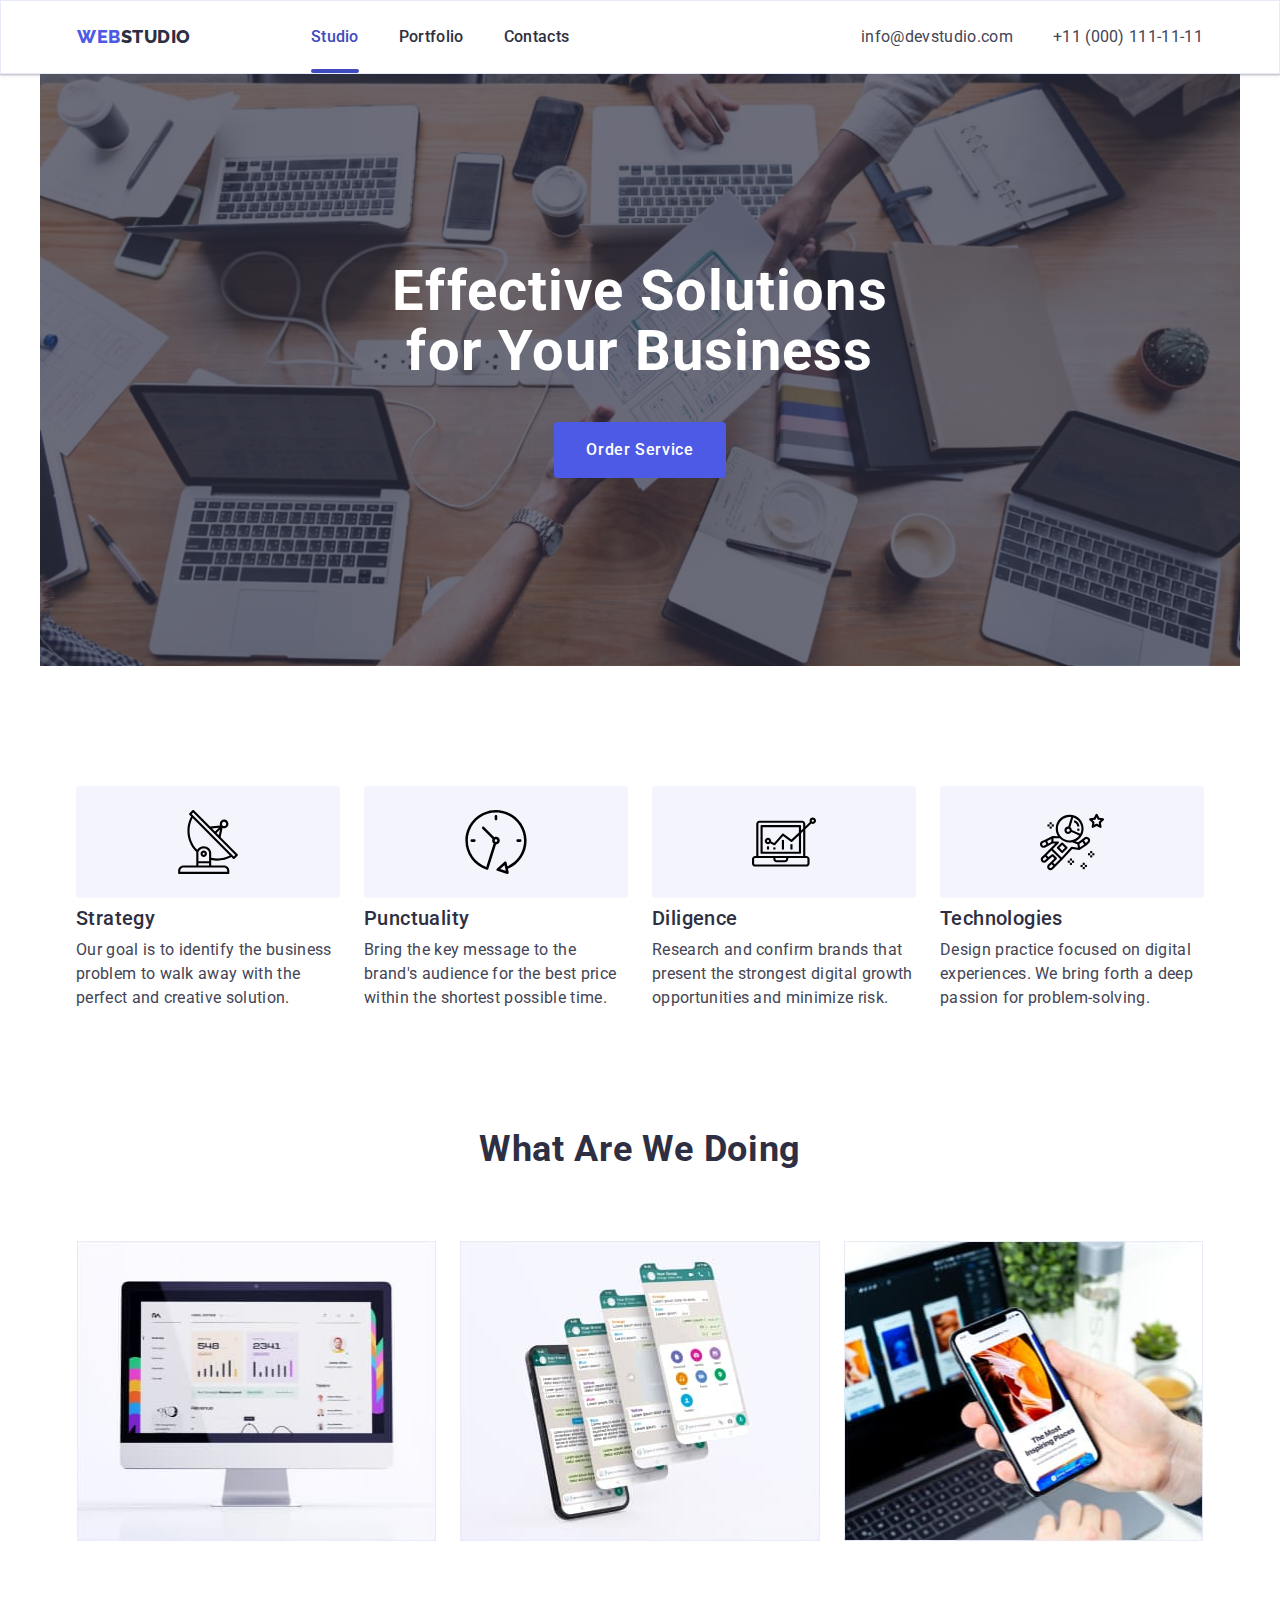
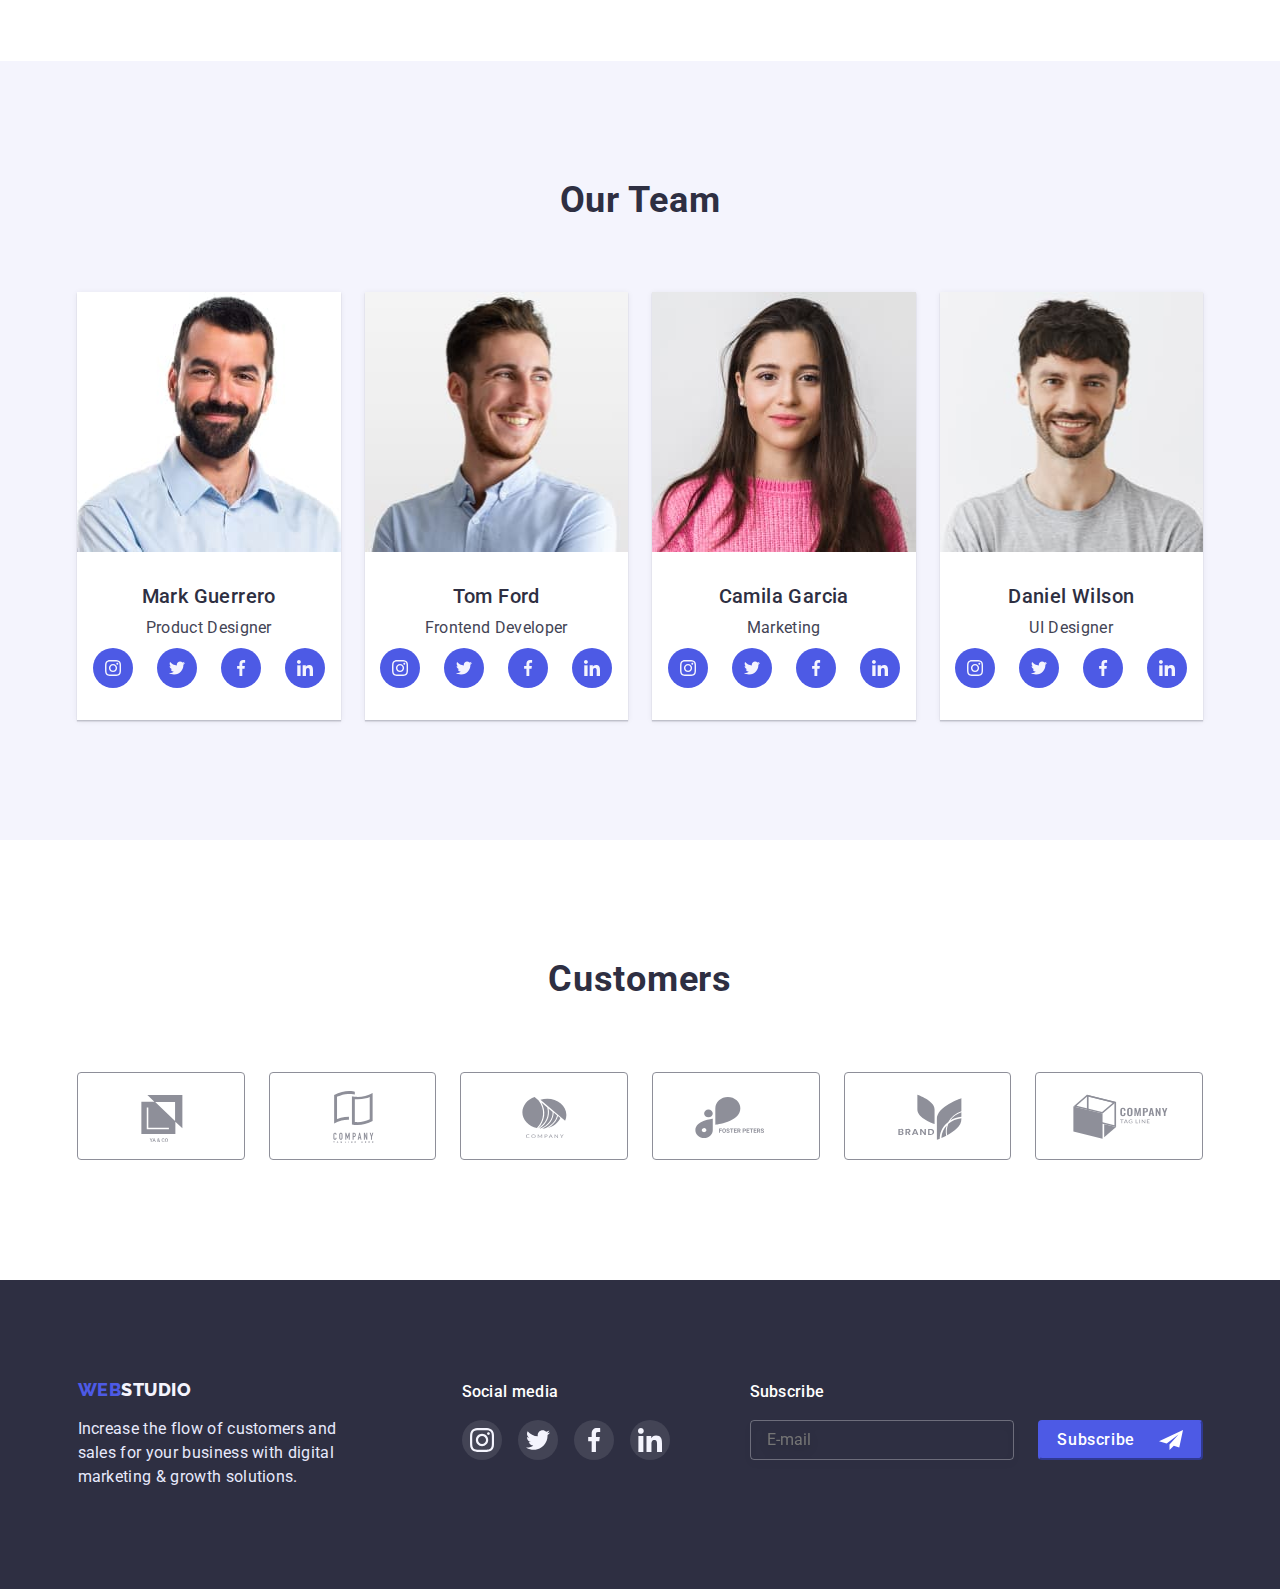
<file: index.html>
<!DOCTYPE html>
<html lang="en">
  <head>
    <meta charset="UTF-8" />
    <meta http-equiv="X-UA-Compatible" content="IE=edge" />
    <meta name="viewport" content="width=device-width, initial-scale=1.0" />
    <title>Document</title>
    <link rel="preconnect" href="https://fonts.googleapis.com" />
    <link rel="preconnect" href="https://fonts.gstatic.com" crossorigin />
    <link
      href="https://fonts.googleapis.com/css2?family=Raleway:wght@800&family=Roboto:wght@400;500;700;900&display=swap"
      rel="stylesheet"/>
    
    <link rel="stylesheet" href="https://cdnjs.cloudflare.com/ajax/libs/modern-normalize/1.1.0/modern-normalize.min.css">
    <link rel="stylesheet" href="./css/styles.css" />
    <link rel="stylesheet" href="./css/mobile.css">
    <link rel="stylesheet" href="./css/tablet.css">
    <link rel="stylesheet" href="./css/dextop.css">
  </head>
  <body>
    <!-- header  -->
    <header class="page-header">
      <div class="container header-container">
        <nav class="page-nav">
          <a href="./index.html" class="link logo">
            Web<spn class="logo-type">Studio</spn></a>
          <ul class="list menu">
            <li class="menu-item">
              <a href="./index.html" class="link menu-link menu-link-active" >Studio</a>
            </li>
            <li class="menu-item">
              <a href="./portfolio.html" class="link menu-link">Portfolio</a>
            </li>
            <li class="menu-item">
              <a href="" class="link menu-link">Contacts</a>
            </li>
          </ul>
        </nav>
        <button type="button" class="mobile-menu-open js-open-menu" >
<svg width="32" height="22" class="header-icon-burger">
  <use href="./images/sprite.svg#icon-burger"></use>

</svg>
        </button>
        <address class="address-container-header">
          <ul class="list address-container">
            <li class="phone-number">
              <a href="mailto:info@devstudio.com" class="link info"
                >info@devstudio.com</a
              >
            </li>
            <li>
              <a href="tel:+110001111111" class="link info"
                >+11 (000) 111-11-11</a
              >
            </li>
          </ul>
        </address>
      </div>
      <!-- mobile -->
      <div class="mobile-menu js-menu-container" >
        <div class="container mobile-menu-conteiner">
        <button type="button" class="clouse-menu-btn js-close-menu" >
          <svg width="8" height="8">
            <use href="./images/sprite.svg#icon-close"></use>
          </svg>
        </button>
        <ul class="list menu-mobile">
          <li class="menu-item-mobile">
            <a href="./index.html" class="link menu-link-mobile menu-link-active">Studio</a>
          </li>
          <li class="menu-item-mobile">
            <a href="./portfolio.html" class="link menu-link-mobile">Portfolio</a>
          </li>
          <li class="menu-item-mobile">
            <a href="" class="link menu-link-mobile ">Contacts</a>
          </li>
        </ul>
        <address>
          <ul class="list address-container">
            
            <li>
              <a href="tel:+110001111111" class="link phone-number">+11 (000) 111-11-11</a>
            </li>
            <li >
              <a href="mailto:info@devstudio.com" class="link mobile-info">info@devstudio.com</a>
            </li>
          </ul>
        </address>
        <ul class="menu-social-list list">
          <li class="menu-social-list-item">
            <a href="" class="menu-social-list-link">
              <svg class="menu-social-list-icon" width="16" height="16">
                <use href="./images/sprite.svg#instagram"></use>
              </svg></a>
          </li>
          <li class="menu-social-list-item">
            <a href="" class="menu-social-list-link">
              <svg class="menu-social-list-icon" width="16" height="16">
                <use href="./images/sprite.svg#twitter"></use>
              </svg></a>
          </li>
          <li class="menu-social-list-item">
            <a href="" class="menu-social-list-link">
              <svg class="menu-social-list-icon" width="16" height="16">
                <use href="./images/sprite.svg#facebook"></use>
              </svg></a>
          </li>
          <li class="menu-social-list-item">
            <a href="" class="menu-social-list-link">
              <svg class="menu-social-list-icon" width="16" height="16">
                <use href="./images/sprite.svg#linkedin"></use>
              </svg></a>
          </li>
        </ul>
      </div>
      </div>
    </header>
    <!-- main  -->
    <main>
      <!-- hero -->
      <section class="hero">
        <div class="container"><h1 class="hero-text">Effective Solutions for Your Business</h1>
        <button type="button" class="hero-btn" data-modal-open>Order Service</button></div>
         
      </section>
      <!-- feature  -->
      <section >
        <div class="container"><h2 class="visually-hidden">our feature</h2>

        <ul class="list feature-container">
          <li class="feature-list">
            <div class="feature-list-link">
              <svg class="feature-list-icon" width="64" height="64">
                <use href="./images/sprite.svg#icon-antenna"></use>
              </svg>
            </div>
            <h3 class="secondary-text feature-text">Strategy</h3>
            <p class="subtitle-text feature-subtitle">
              Our goal is to identify the business problem to walk away with the
              perfect and creative solution.
            </p>
          </li>
          <li class="feature-list">
            <div class="feature-list-link">
              <svg class="feature-list-icon" width="64" height="64">
                <use href="./images/sprite.svg#icon-clock"></use>
              </svg>
            </div>
            <h3 class="secondary-text feature-text">Punctuality</h3>
            <p class="subtitle-text feature-subtitle">
              Bring the key message to the brand's audience for the best price
              within the shortest possible time.
            </p>
          </li>
          <li class="feature-list">
            <div class="feature-list-link">
              <svg class="feature-list-icon" width="64" height="64">
                <use href="./images/sprite.svg#icon-diagram"></use>
              </svg>
            </div>
            <h3 class="secondary-text feature-text">Diligence</h3>
            <p class="subtitle-text feature-subtitle">
              Research and confirm brands that present the strongest digital
              growth opportunities and minimize risk.
            </p>
          </li>
          <li class="feature-list">
            <div class="feature-list-link">
              <svg class="feature-list-icon" width="64" height="64">
                <use href="./images/sprite.svg#icon-astronaut"></use>
              </svg>
            </div>
            <h3 class="secondary-text feature-text">Technologies</h3>
            <p class="subtitle-text feature-subtitle">
              Design practice focused on digital experiences. We bring forth a
              deep passion for problem-solving.
            </p>
          </li>
        </ul></div>
       
      </section>
      <!-- What are we doing -->
      <section class="work-contanier">
        <div class="container "><h2 class="primary-text work-header">What are we doing</h2>
        <ul class="list work-list">
          <li class="work-cards">
            <img srcset="./images/our-works/rectangle.jpg 1x, ./images/our-works/rectangle@2.jpg 2x"
             src="./images/our-works/rectangle.jpg" alt="laptop" width="360" height="300" />
          </li>
          <li class="work-cards">
            <img srcset="./images/our-works/rectangle1.jpg 1x, ./images/our-works/rectangle1@2.jpg 2x"
             src="./images/our-works/rectangle1.jpg" alt="application" width="360" height="300" />
          </li>
          <li class="work-cards">
            <img srcset="./images/our-works/rectangle2.jpg 1x, ./images/our-works/rectangle2@2.jpg 2x"
             src="./images/our-works/rectangle2.jpg" alt="mobile" width="360" height="300" />
          </li>
        </ul></div>
     
      </section>
      <!-- Our Team -->
      <section class="team-container">
        <div class="container"><h2 class="primary-text">Our Team</h2>
        <ul class="list team-list">
          <li class="team-cards" >
            <img srcset="./images/emploeers/mark-guerro.jpg 1x, ./images/emploeers/mark@2.jpg 2x"
             src="./images/emploeers/mark-guerro.jpg" alt="Designer" width="264" />
            <div class="team-cards-text"><h3 class="secondary-text team-title">Mark Guerrero</h3>
            <p class="subtitle-text">Product Designer</p>
          <ul class="social-list list">
            <li class="social-list-item">
              <a href=""class="social-list-link">
                <svg class="social-list-icon" width="16" height="16">
                  <use href="./images/sprite.svg#instagram"></use></svg></a></li>
            <li class="social-list-item">
              <a href=""class="social-list-link">
                <svg class="social-list-icon" width="16" height="16">
                  <use href="./images/sprite.svg#twitter"></use></svg></a></li>
            <li class="social-list-item">
              <a href=""class="social-list-link">
                <svg class="social-list-icon" width="16" height="16">
                  <use href="./images/sprite.svg#facebook"></use></svg></a></li>
            <li class="social-list-item">
              <a href=""class="social-list-link">
                <svg class="social-list-icon" width="16" height="16">
                  <use href="./images/sprite.svg#linkedin"></use></svg></a></li>
          </ul></div>
          </li>
          <li class="team-cards" >
            <img srcset="./images/emploeers/tom-ford.jpg 1x, ./images/emploeers/tom@2.jpg 2x"
            src="./images/emploeers/tom-ford.jpg" alt="Developer" width="264" />
            <div class="team-cards-text"><h3 class="secondary-text team-title">Tom Ford</h3>
            <p class="subtitle-text">Frontend Developer</p>
          <ul class="social-list list">
            <li class="social-list-item">
              <a href="" class="social-list-link">
                <svg class="social-list-icon" width="16" height="16">
                  <use href="./images/sprite.svg#instagram"></use>
                </svg></a>
            </li>
            <li class="social-list-item">
              <a href="" class="social-list-link">
                <svg class="social-list-icon" width="16" height="16">
                  <use href="./images/sprite.svg#twitter"></use>
                </svg></a>
            </li>
            <li class="social-list-item">
              <a href="" class="social-list-link">
                <svg class="social-list-icon" width="16" height="16">
                  <use href="./images/sprite.svg#facebook"></use>
                </svg></a>
            </li>
            <li class="social-list-item">
              <a href="" class="social-list-link">
                <svg class="social-list-icon" width="16" height="16">
                  <use href="./images/sprite.svg#linkedin"></use>
                </svg></a>
            </li>
          </ul></div>
          </li>
          <li class="team-cards" >
            <img srcset="./images/emploeers/camila-garcia.jpg 1x, ./images/emploeers/camila@2.jpg 2x"
             src="./images/emploeers/camila-garcia.jpg" alt="Marketing" width="264" />
            <div class="team-cards-text"><h3 class="secondary-text team-title">Camila Garcia</h3>
            <p class="subtitle-text">Marketing</p>
          <ul class="social-list list">
            <li class="social-list-item">
              <a href="" class="social-list-link">
                <svg class="social-list-icon" width="16" height="16">
                  <use href="./images/sprite.svg#instagram"></use>
                </svg></a>
            </li>
            <li class="social-list-item">
              <a href="" class="social-list-link">
                <svg class="social-list-icon" width="16" height="16">
                  <use href="./images/sprite.svg#twitter"></use>
                </svg></a>
            </li>
            <li class="social-list-item">
              <a href="" class="social-list-link">
                <svg class="social-list-icon" width="16" height="16">
                  <use href="./images/sprite.svg#facebook"></use>
                </svg></a>
            </li>
            <li class="social-list-item">
              <a href="" class="social-list-link">
                <svg class="social-list-icon" width="16" height="16">
                  <use href="./images/sprite.svg#linkedin"></use>
                </svg></a>
            </li>
          </ul></div>
          </li>
          <li class="team-cards" >
            <img srcset="./images/emploeers/daniel-wilson.jpg 1x, ./images/emploeers/daniel@2.jpg 2x"
            src="./images/emploeers/daniel-wilson.jpg" alt="Designer" width="264" />
            <div class="team-cards-text"><h3 class="secondary-text team-title">Daniel Wilson</h3>
            <p class="subtitle-text">UI Designer</p>
          <ul class="social-list list">
            <li class="social-list-item">
              <a href="" class="social-list-link">
                <svg class="social-list-icon" width="16" height="16">
                  <use href="./images/sprite.svg#instagram"></use>
                </svg></a>
            </li>
            <li class="social-list-item">
              <a href="" class="social-list-link">
                <svg class="social-list-icon" width="16" height="16">
                  <use href="./images/sprite.svg#twitter"></use>
                </svg></a>
            </li>
            <li class="social-list-item">
              <a href="" class="social-list-link">
                <svg class="social-list-icon" width="16" height="16">
                  <use href="./images/sprite.svg#facebook"></use>
                </svg></a>
            </li>
            <li class="social-list-item">
              <a href="" class="social-list-link">
                <svg class="social-list-icon" width="16" height="16">
                  <use href="./images/sprite.svg#linkedin"></use>
                </svg></a>
            </li>
          </ul></div>
          </li>
        </ul></div>
      </section>
      <!-- customers -->
      <section class="customers-conteiner">
        <div class="container">
        <h2 class="customers-title">Customers</h2>
        <ul class="customers-list list">
          <li class="customers-list-item">
            <a href="" class="customers-list-link">
              <svg class="customers-list-icon" width="104" height="56">
                <use href="./images/sprite.svg#icon-logo"></use></svg></a></li>
          <li class="customers-list-item">
            <a href="" class="customers-list-link">
              <svg class="customers-list-icon" width="104" height="56">
                <use href="./images/sprite.svg#icon-logo-1"></use></svg></a></li>
          <li class="customers-list-item">
            <a href="" class="customers-list-link">
              <svg class="customers-list-icon" width="104" height="56">
                <use href="./images/sprite.svg#icon-logo-2"></use></svg></a></li>
          <li class="customers-list-item">
            <a href="" class="customers-list-link">
              <svg class="customers-list-icon" width="104" height="56">
                <use href="./images/sprite.svg#icon-logo-3"></use></svg></a></li>
          <li class="customers-list-item">
            <a href="" class="customers-list-link">
              <svg class="customers-list-icon" width="104" height="56">
                <use href="./images/sprite.svg#icon-logo-4"></use></svg></a></li>
          <li class="customers-list-item">
            <a href="" class="customers-list-link">
              <svg class="customers-list-icon" width="104" height="56">
                <use href="./images/sprite.svg#icon-logo-5"></use></svg></a></li>
        </ul>
        </div>
      </section>
    </main>
    <!-- footer  -->
    <footer class="footer-container">
     <div class="container footer-flex-container">
       <div class="footer-container-logo"><a href="./index.html" class="link footer-btn">
        Web<span class="footer-btn-studio">Studio</span></a>
      <p class="footer-text">
        Increase the flow of customers and sales for your business with digital
        marketing & growth solutions.
      </p></div>
      <div class="social-media-container">
      <p class="footer-title">Social media</p>
      <ul class="footer-list list">
        <li class="footer-list-item">
          <a href="" class="footer-list-link">
            <svg class="footer-list-icon" width="24" height="24">
              <use href="./images/sprite.svg#instagram"></use>
            </svg>
          </a>
        </li>
        <li class="footer-list-item">
          <a href="" class="footer-list-link">
            <svg class="footer-list-icon"width="24" height="24">
              <use href="./images/sprite.svg#twitter" ></use>
            </svg>
          </a>
        </li>
        <li class="footer-list-item">
          <a href="" class="footer-list-link">
            <svg class="footer-list-icon"width="24" height="24">
              <use href="./images/sprite.svg#facebook" ></use>
            </svg>
          </a>
        </li>
        <li class="footer-list-item">
          <a href="" class="footer-list-link">
            <svg class="footer-list-icon"width="24" height="24">
              <use href="./images/sprite.svg#linkedin" ></use>
            </svg>
          </a>
        </li>
      </ul>
      </div><div class="subscribe-container">
       <p class="footer-title">Subscribe</p>
        <form class="subscribe-form-container">
          <input type="email" class="footer-subscribe-input"
          name="subscribe" placeholder="E-mail">
          <button class="footer-subscribe-btn">Subscribe
            <svg class="subscribe-icon" width="24" height="24">
              <use href="./images/sprite.svg#icon-subscribe"></use>
            </svg>
          </button>
        </form>
      </div>
     </div >
    </footer>
    <!-- modal-windows -->
    <div class="backdrop is-hidden" data-modal>
    <div class="modal">
      <button type="button" class="clouse-modal-btn" data-modal-close>
        <svg class="icon-close" width="8" height="8">
          <use href="./images/sprite.svg#icon-close"></use>
        </svg>
      </button>
      <form class="modal-form">
        <p class="modal-title ">Leave your contacts and we will call you back</p>
        
          <div class="modal-form-field">
            <label for="name" class="modal-form-label-descr">Name</label>
            <div class="modal-wrap-icon">
            <input type="text" id="name" name="user_name" class="modal-form-input" required pattern="^[a-zA-Z]+$" minlength="2" >
            <svg width="12" height="12" class="modal-form-input-icon">
              <use href="./images/sprite.svg#icon-name"></use>
            </svg>
        </div>
   
      <label for="phone" class="modal-form-label-descr">Phone</label>
      <div class="modal-wrap-icon">
      <input type="tel" id="phone" name="user_phone" class="modal-form-input" required
        pattern="[0-9]{3}-[0-9]{3}-[0-9]{2}-[0-9]{2}"><svg width="13" height="13" class="modal-form-input-icon">
        <use href="./images/sprite.svg#icon-phone"></use>
      </svg></div>
       
        <label for="mail" class="modal-form-label-descr">Email</label>
        <div class="modal-wrap-icon">
        <input id="mail" type="email" name="user_email" class="modal-form-input" >
        <svg width="15" height="12" class="modal-form-input-icon">
          <use href="./images/sprite.svg#icon-email"></use>
        </svg></div>
        <label for="comment" class="modal-form-label-descr">Comment</label>
        <textarea name="" 
        id="comment" 
        placeholder="Text input" class="modal-form-message"></textarea></в>

        <input id="user-policy" type="checkbox" name="user-policy" class="modal-form-check visually-hidden">
        <label for="user-policy" class="modal-form-check-descr">I accept the terms and conditions of the&nbsp; <a href="" class="modal-privat-href">Privacy
            Policy</a></label>
            <button class="modal-form-submit"><span class="modal-btn-text">Send</span></button>

      </form>
    </div>
    </div>
    <script src="./js/modal.js"></script>
<script src="./js/mobile-menu.js"></script>
  </body>
</html>
</file>
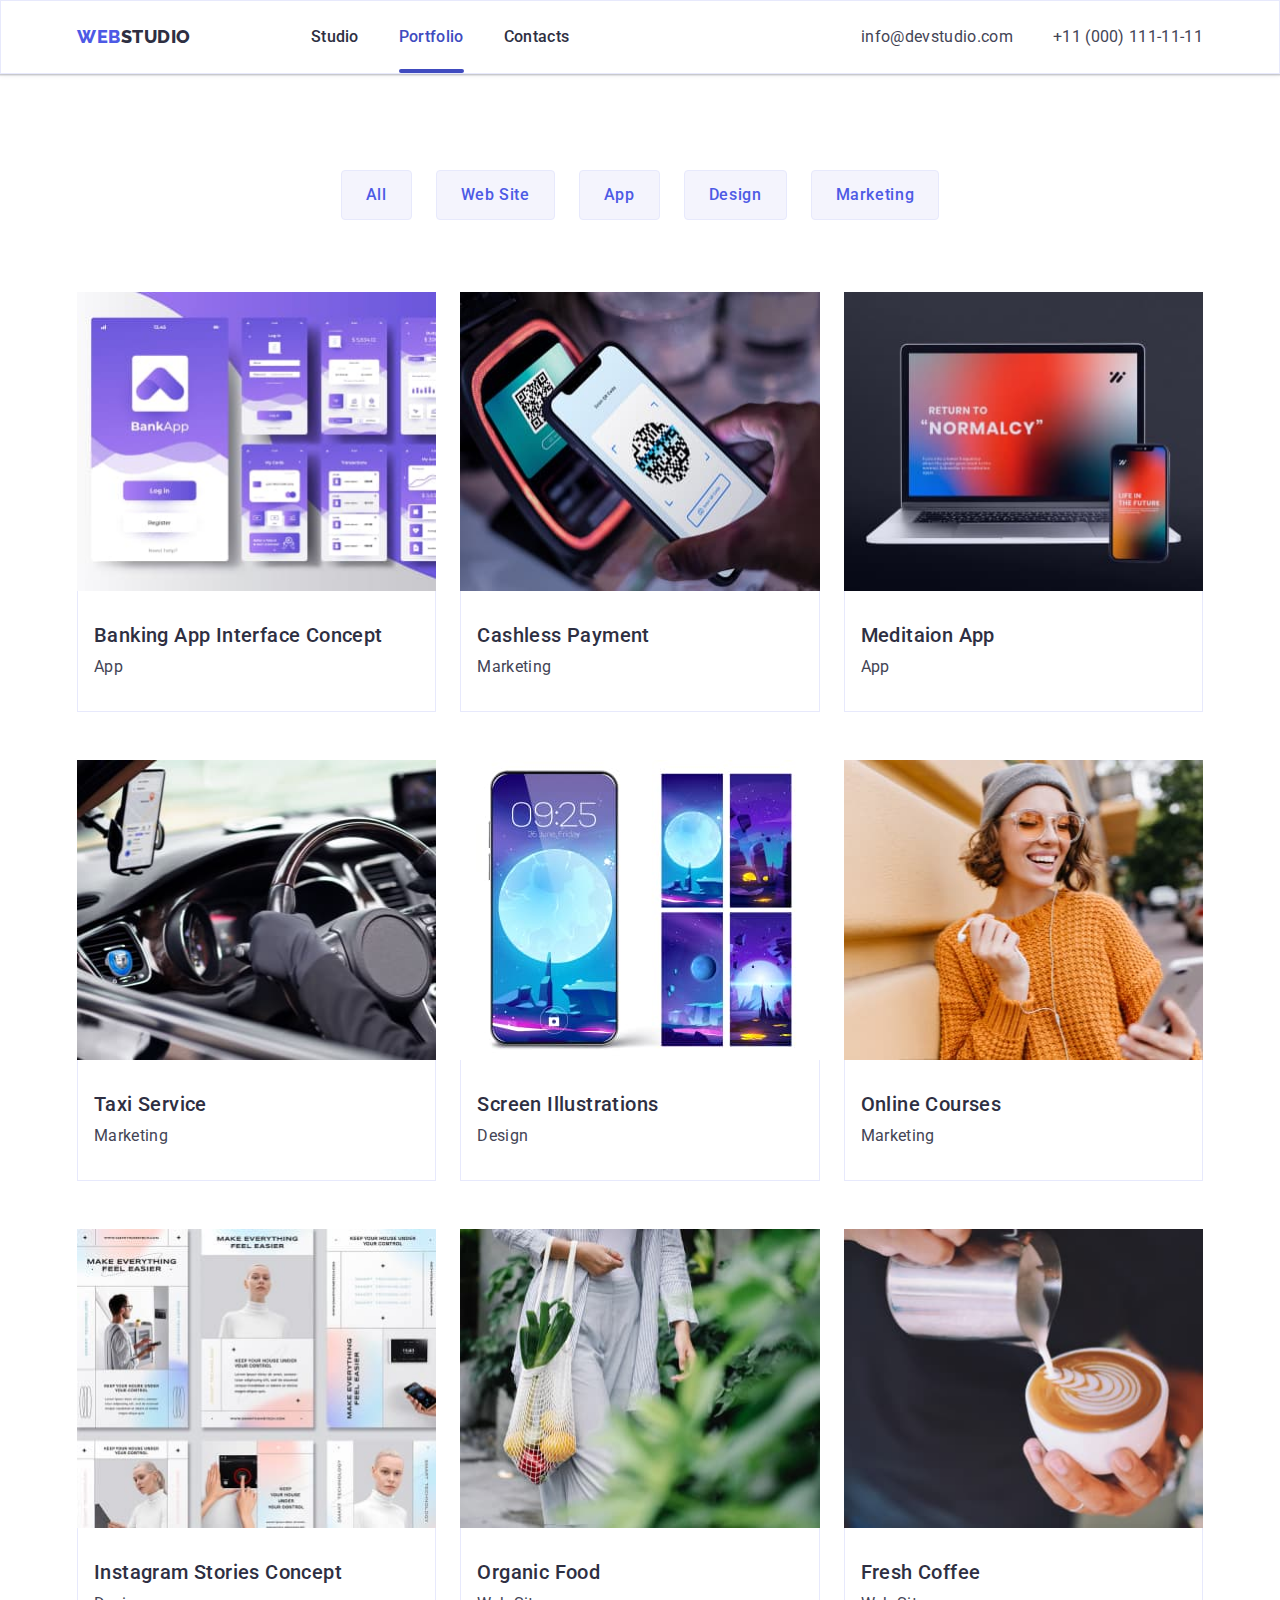
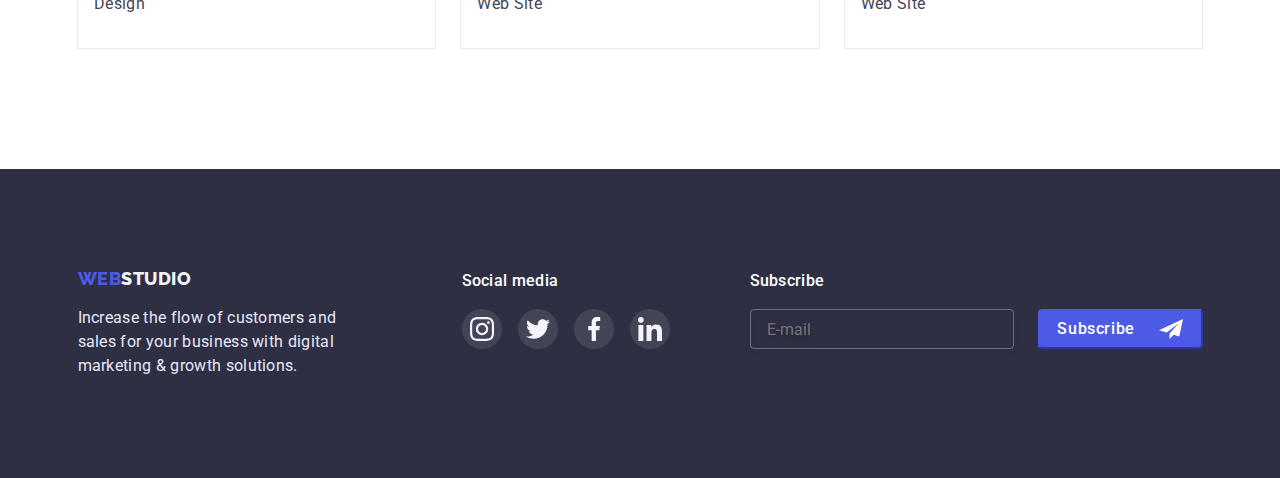
<file: portfolio.html>
<!DOCTYPE html>
<html lang="en">

<head>
  <meta charset="UTF-8" />
  <meta http-equiv="X-UA-Compatible" content="IE=edge" />
  <meta name="viewport" content="width=device-width, initial-scale=1.0" />
  <title>Document</title>
  <link rel="preconnect" href="https://fonts.googleapis.com" />
  <link rel="preconnect" href="https://fonts.gstatic.com" crossorigin />
  <link href="https://fonts.googleapis.com/css2?family=Raleway:wght@800&family=Roboto:wght@400;500;700;900&display=swap"
    rel="stylesheet" />
  <link rel="stylesheet" href="https://cdnjs.cloudflare.com/ajax/libs/modern-normalize/1.1.0/modern-normalize.min.css">
  <link rel="stylesheet" href="./css/styles.css" />
    <link rel="stylesheet" href="./css/mobile.css">
    <link rel="stylesheet" href="./css/tablet.css">
    <link rel="stylesheet" href="./css/dextop.css">
</head>

<body>
  <!-- header  -->
  <header class="page-header">
    <div class="container header-container">
      <nav class="page-nav">
        <a href="./index.html" class="link logo">
          Web<spn class="logo-type">Studio</spn></a>
        <ul class="list menu">
          <li class="menu-item">
            <a href="./index.html" class="link menu-link ">Studio</a>
          </li>
          <li class="menu-item">
            <a href="./portfolio.html" class="link menu-link menu-link-active">Portfolio</a>
          </li>
          <li class="menu-item">
            <a href="" class="link menu-link">Contacts</a>
          </li>
        </ul>
      </nav>
      <button type="button" class="mobile-menu-open js-open-menu">
        <svg width="32" height="22" class="header-icon-burger">
          <use href="./images/sprite.svg#icon-burger"></use>
  
        </svg>
      </button>
      <address class="address-container-header">
        <ul class="list address-container">
          <li class="phone-number">
            <a href="mailto:info@devstudio.com" class="link info">info@devstudio.com</a>
          </li>
          <li>
            <a href="tel:+110001111111" class="link info">+11 (000) 111-11-11</a>
          </li>
        </ul>
      </address>
    </div>
    <!-- mobile -->
    <div class="mobile-menu js-menu-container">
      <div class="container mobile-menu-conteiner">
        <button type="button" class="clouse-menu-btn js-close-menu">
          <svg width="8" height="8">
            <use href="./images/sprite.svg#icon-close"></use>
          </svg>
        </button>
        <ul class="list menu-mobile">
          <li class="menu-item-mobile">
            <a href="./index.html" class="link menu-link-mobile ">Studio</a>
          </li>
          <li class="menu-item-mobile">
            <a href="./portfolio.html" class="link menu-link-mobile menu-link-active">Portfolio</a>
          </li>
          <li class="menu-item-mobile">
            <a href="" class="link menu-link-mobile ">Contacts</a>
          </li>
        </ul>
        <address>
          <ul class="list address-container">
  
            <li>
              <a href="tel:+110001111111" class="link phone-number">+11 (000) 111-11-11</a>
            </li>
            <li>
              <a href="mailto:info@devstudio.com" class="link mobile-info">info@devstudio.com</a>
            </li>
          </ul>
        </address>
        <ul class="menu-social-list list">
          <li class="menu-social-list-item">
            <a href="" class="menu-social-list-link">
              <svg class="menu-social-list-icon" width="16" height="16">
                <use href="./images/sprite.svg#instagram"></use>
              </svg></a>
          </li>
          <li class="menu-social-list-item">
            <a href="" class="menu-social-list-link">
              <svg class="menu-social-list-icon" width="16" height="16">
                <use href="./images/sprite.svg#twitter"></use>
              </svg></a>
          </li>
          <li class="menu-social-list-item">
            <a href="" class="menu-social-list-link">
              <svg class="menu-social-list-icon" width="16" height="16">
                <use href="./images/sprite.svg#facebook"></use>
              </svg></a>
          </li>
          <li class="menu-social-list-item">
            <a href="" class="menu-social-list-link">
              <svg class="menu-social-list-icon" width="16" height="16">
                <use href="./images/sprite.svg#linkedin"></use>
              </svg></a>
          </li>
        </ul>
      </div>
    </div>
  </header>
    <!-- main  -->
    <main>
      <section class="potfolio-container">
        <div class="container">
          <h1 class="visually-hidden">portfolio</h1>
          <ul class="list btn-container">
            <li><button type="button" class="filter-btn">All</button></li>
            <li><button type="button" class="filter-btn">Web Site</button></li>
            <li><button type="button" class="filter-btn">App</button></li>
            <li><button type="button" class="filter-btn">Design</button></li>
            <li><button type="button" class="filter-btn">Marketing</button></li>
          </ul>
          <ul class="list portfolio-photo-container">
            <li class="portfolio-photo-cards">
              <a href="" class="link portfolio-hover-link">
               <div class="potfolio-list-overlay">
                <picture>
                  <source srcset="./images/portfolio/dextop1.jpg 1x, ./images/portfolio/dextop1@2.jpg 2x"  
                  media="(min-width: 1200px)">
                  <source srcset="./images/portfolio/tablet/tablet1.jpg 1x, ./images/portfolio/tablet/tablet1@2.jpg 2x" 
                  media="(min-width: 768px)">
                  <source srcset="./images/portfolio/mobile/mobile2.jpg 1x, ./images/portfolio/mobile/mobile2@2.jpg 2x" 
                  media="(max-width: 767px)">
              
                  <img
                    src="./images/portfolio/dextop1.jpg"
                    alt="bank"
                    width="360"
                    height="300" /></picture>
                  <p class="overlay">14 Stylish and User-Friendly App Design Concepts · Task Manager App · Calorie Tracker App · Exotic Fruit Ecommerce App · Cloud Storage App</p>
               </div>
                <div class="portfolio-text-cards"><h2 class="secondary-text portfolio-title">Banking App Interface Concept</h2>
                <p class="subtitle-text">App</p></div>
              </a>
            </li>
            <li class="portfolio-photo-cards">
              <a href="" class="link portfolio-hover-link">
                <div class="potfolio-list-overlay">
                <picture>
                  <source srcset="./images/portfolio/dextop2.jpg 1x, ./images/portfolio/dextop2@2.jpg 2x" media="(min-width: 1200px)">
                  <source srcset="./images/portfolio/tablet/tablet2.jpg 1x, ./images/portfolio/tablet/tablet2@2.jpg 2x"
                    media="(min-width: 768px)">
                  <source srcset="./images/portfolio/mobile/mobile3.jpg 1x, ./images/portfolio/mobile/mobile3@2.jpg 2x"
                    media="(max-width: 767px)">
                
                  <img src="./images/portfolio/dextop2.jpg" alt="bank" width="360" height="300" />
                </picture><p class="overlay">14 Stylish and User-Friendly App Design Concepts · Task Manager App · Calorie Tracker App · Exotic
                  Fruit Ecommerce App · Cloud Storage App</p>
                </div>
                <div class="portfolio-text-cards"><h2 class="secondary-text portfolio-title">Cashless Payment</h2>
                <p class="subtitle-text">Marketing</p></div>
              </a>
            </li>
            <li class="portfolio-photo-cards">
              <a href="" class="link portfolio-hover-link">
                <div class="potfolio-list-overlay">
                  <picture>
                    <source srcset="./images/portfolio/dextop3.jpg 1x, ./images/portfolio/dextop3@2.jpg 2x" media="(min-width: 1200px)">
                    <source srcset="./images/portfolio/tablet/tablet3.jpg 1x, ./images/portfolio/tablet/tablet3@2.jpg 2x"
                      media="(min-width: 768px)">
                    <source srcset="./images/portfolio/mobile/mobile4.jpg 1x, ./images/portfolio/mobile/mobile4@2.jpg 2x"
                      media="(max-width: 767px)">
                  
                    <img src="./images/portfolio/dextop3.jpg" alt="bank" width="360" height="300" />
                  </picture>
                <p class="overlay">14 Stylish and User-Friendly App Design Concepts · Task Manager App · Calorie Tracker App · Exotic
                  Fruit Ecommerce App · Cloud Storage App</p>
                </div>
                <div class="portfolio-text-cards"><h2 class="secondary-text portfolio-title">Meditaion App</h2>
                <p class="subtitle-text">App</p></div>
              </a>
            </li>
            <li class="portfolio-photo-cards">
              <a href="" class="link portfolio-hover-link">
                <div class="potfolio-list-overlay">
                <picture>
                  <source srcset="./images/portfolio/dextop4.jpg 1x, ./images/portfolio/dextop4@2.jpg 2x" media="(min-width: 1200px)">
                  <source srcset="./images/portfolio/tablet/tablet4.jpg 1x, ./images/portfolio/tablet/tablet4@2.jpg 2x"
                    media="(min-width: 768px)">
                  <source srcset="./images/portfolio/mobile/mobile5.jpg 1x, ./images/portfolio/mobile/mobile5@2.jpg 2x"
                    media="(max-width: 767px)">
                
                  <img src="./images/portfolio/dextop4.jpg" alt="bank" width="360" height="300" />
                </picture>
                <p class="overlay">14 Stylish and User-Friendly App Design Concepts · Task Manager App · Calorie Tracker App · Exotic
                  Fruit Ecommerce App · Cloud Storage App</p>
                </div>
                <div class="portfolio-text-cards"><h2 class="secondary-text portfolio-title">Taxi Service</h2>
                <p class="subtitle-text">Marketing</p></div>
              </a>
            </li>
            <li class="portfolio-photo-cards">
              <a href="" class="link portfolio-hover-link">
                <div class="potfolio-list-overlay">
              <picture>
                <source srcset="./images/portfolio/dextop5.jpg 1x, ./images/portfolio/dextop5@2.jpg 2x" media="(min-width: 1200px)">
                <source srcset="./images/portfolio/tablet/tablet5.jpg 1x, ./images/portfolio/tablet/tablet5@2.jpg 2x"
                  media="(min-width: 768px)">
                <source srcset="./images/portfolio/mobile/mobile6.jpg 1x, ./images/portfolio/mobile/mobile6@2.jpg 2x"
                  media="(max-width: 767px)">
              
                <img src="./images/portfolio/dextop5.jpg" alt="bank" width="360" height="300" />
              </picture>
                <p class="overlay">14 Stylish and User-Friendly App Design Concepts · Task Manager App · Calorie Tracker App · Exotic
                  Fruit Ecommerce App · Cloud Storage App</p>
                </div>
                <div class="portfolio-text-cards"><h2 class="secondary-text portfolio-title">Screen Illustrations</h2>
                <p class="subtitle-text">Design</p></div>
              </a>
            </li>
            <li class="portfolio-photo-cards">
              <a href="" class="link portfolio-hover-link">
                <div class="potfolio-list-overlay">
                <picture>
                  <source srcset="./images/portfolio/dextop6.jpg 1x, ./images/portfolio/dextop6@2.jpg 2x" media="(min-width: 1200px)">
                  <source srcset="./images/portfolio/tablet/tablet6.jpg 1x, ./images/portfolio/tablet/tablet6@2.jpg 2x"
                    media="(min-width: 768px)">
                  <source srcset="./images/portfolio/mobile/mobile7.jpg 1x, ./images/portfolio/mobile/mobile7@2.jpg 2x"
                    media="(max-width: 767px)">
                
                  <img src="./images/portfolio/dextop6.jpg" alt="bank" width="360" height="300" />
                </picture>
                <p class="overlay">14 Stylish and User-Friendly App Design Concepts · Task Manager App · Calorie Tracker App · Exotic
                  Fruit Ecommerce App · Cloud Storage App</p>
                </div>
                <div class="portfolio-text-cards"><h2 class="secondary-text portfolio-title">Online Courses</h2>
                <p class="subtitle-text">Marketing</p></div>
              </a>
            </li>
            <li class="portfolio-photo-cards">
              <a href="" class="link portfolio-hover-link">
                <div class="potfolio-list-overlay">
                <picture>
                  <source srcset="./images/portfolio/dextop7.jpg 1x, ./images/portfolio/dextop7@2.jpg 2x" media="(min-width: 1200px)">
                  <source srcset="./images/portfolio/tablet/tablet7.jpg 1x, ./images/portfolio/tablet/tablet7@2.jpg 2x"
                    media="(min-width: 768px)">
                  <source srcset="./images/portfolio/mobile/mobile8.jpg 1x, ./images/portfolio/mobile/mobile8@2.jpg 2x"
                    media="(max-width: 767px)">
                
                  <img src="./images/portfolio/dextop7.jpg" alt="bank" width="360" height="300" />
                </picture><p class="overlay">14 Stylish and User-Friendly App Design Concepts · Task Manager App · Calorie Tracker App · Exotic
                  Fruit Ecommerce App · Cloud Storage App</p>
                </div>
                <div class="portfolio-text-cards"><h2 class="secondary-text portfolio-title">Instagram Stories Concept</h2>
                <p class="subtitle-text">Design</p></div>
              </a>
            </li>
            <li class="portfolio-photo-cards">
              <a href="" class="link portfolio-hover-link">
                <div class="potfolio-list-overlay">
                  <picture>
                    <source srcset="./images/portfolio/dextop8.jpg 1x, ./images/portfolio/dextop8@2.jpg 2x" media="(min-width: 1200px)">
                    <source srcset="./images/portfolio/tablet/tablet8.jpg 1x, ./images/portfolio/tablet/tablet8@2.jpg 2x"
                      media="(min-width: 768px)">
                    <source srcset="./images/portfolio/mobile/mobile9.jpg 1x, ./images/portfolio/mobile/mobile9@2.jpg 2x"
                      media="(max-width: 767px)">
                  
                    <img src="./images/portfolio/dextop8.jpg" alt="bank" width="360" height="300" />
                  </picture><p class="overlay">14 Stylish and User-Friendly App Design Concepts · Task Manager App · Calorie Tracker App · Exotic
                  Fruit Ecommerce App · Cloud Storage App</p>
                </div>
                <div class="portfolio-text-cards"><h2 class="secondary-text portfolio-title">Organic Food</h2>
                <p class="subtitle-text">Web Site</p></div>
              </a>
            </li>
            <li class="portfolio-photo-cards">
              <a href="" class="link portfolio-hover-link">
                <div class="potfolio-list-overlay">
                <picture>
                  <source srcset="./images/portfolio/dextop9.jpg 1x, ./images/portfolio/dextop9@2.jpg 2x" media="(min-width: 1200px)">
                  <source srcset="./images/portfolio/tablet/tablet9.jpg 1x, ./images/portfolio/tablet/tablet9@2.jpg 2x"
                    media="(min-width: 768px)">
                  <source srcset="./images/portfolio/mobile/mobile10.jpg 1x, ./images/portfolio/mobile/mobile10@2.jpg 2x"
                    media="(max-width: 767px)">
                
                  <img src="./images/portfolio/dextop9.jpg" alt="bank" width="360" height="300" />
                </picture><p class="overlay">14 Stylish and User-Friendly App Design Concepts · Task Manager App · Calorie Tracker App · Exotic
                  Fruit Ecommerce App · Cloud Storage App</p>
                </div>
                <div class="portfolio-text-cards"><h2 class="secondary-text portfolio-title">Fresh Coffee</h2>
                <p class="subtitle-text">Web Site</p></div>
              </a>
            </li>
          </ul>
        </div>
      </section>
    </main>
    <!-- footer  -->
<footer class="footer-container">
  <div class="container footer-flex-container">
    <div class="footer-container-logo"><a href="./index.html" class="link footer-btn">
        Web<span class="footer-btn-studio">Studio</span></a>
      <p class="footer-text">
        Increase the flow of customers and sales for your business with digital
        marketing & growth solutions.
      </p>
    </div>
    <div class="social-media-container">
      <p class="footer-title">Social media</p>
      <ul class="footer-list list">
        <li class="footer-list-item">
          <a href="" class="footer-list-link">
            <svg class="footer-list-icon" width="24" height="24">
              <use href="./images/sprite.svg#instagram"></use>
            </svg>
          </a>
        </li>
        <li class="footer-list-item">
          <a href="" class="footer-list-link">
            <svg class="footer-list-icon" width="24" height="24">
              <use href="./images/sprite.svg#twitter"></use>
            </svg>
          </a>
        </li>
        <li class="footer-list-item">
          <a href="" class="footer-list-link">
            <svg class="footer-list-icon" width="24" height="24">
              <use href="./images/sprite.svg#facebook"></use>
            </svg>
          </a>
        </li>
        <li class="footer-list-item">
          <a href="" class="footer-list-link">
            <svg class="footer-list-icon" width="24" height="24">
              <use href="./images/sprite.svg#linkedin"></use>
            </svg>
          </a>
        </li>
      </ul>
    </div>
    <div class="subscribe-container">
      <p class="footer-title">Subscribe</p>
      <form class="subscribe-form-container">
        <input type="email" class="footer-subscribe-input" name="subscribe" placeholder="E-mail">
        <button class="footer-subscribe-btn">Subscribe
          <svg class="subscribe-icon" width="24" height="24">
            <use href="./images/sprite.svg#icon-subscribe"></use>
          </svg>
        </button>
      </form>
    </div>
  </div>
</footer>
<script src="./js/mobile-menu.js"></script>
    </body>
    
    </html>
</file>
<file: css/styles.css>
.list {
  list-style: none;
}
.link {
  text-decoration: none;
}
section {
  padding-bottom: 96px;
  padding-top: 96px;
}
body {
  font-family: 'Roboto', sans-serif;
  color: var(--primary-text);
}
:root {
  --cloud-light-background: #f4f4fd;
  --cornflower-accent-color: #e7e9fc;
  --light-slate-subtle: #8e8f99;
  --green-succsses-color: #31d0aa;
  --iris-brand-color: #4d5ae5;
  --primary-text: #2e2f42;
  --text-color-slate: #434455;
  --hover-ocean: #404bbf;
  --white: #ffffff;
}
button {
  cursor: pointer;
}
h1,
h2,
h3,
h4,
p {
  margin-top: 0;
  margin-bottom: 0;
}
ul,
ol {
  margin-top: 0;
  margin-bottom: 0;
  padding-left: 0;
}
img {
  display: block;
  width: 100%;
  height: auto;
}
.visually-hidden {
  position: absolute;
  white-space: nowrap;
  width: 1px;
  height: 1px;
  overflow: hidden;
  border: 0;
  padding: 0;
  clip: rect(0 0 0 0);
  clip-path: inset(50%);
  margin: -1px;
}
.primary-text {
  font-weight: 700;
  font-size: 36px;
  line-height: 1.1;
  letter-spacing: 0.02em;
  margin-bottom: 72px;
  text-align: center;
}
.secondary-text {
  font-weight: 500;
  font-size: 20px;
  line-height: 1.2;
  letter-spacing: 0.02em;
  color: var(--primary-text);
}
.subtitle-text {
  font-size: 16px;
  line-height: 1.5;
  letter-spacing: 0.02em;

  color: var(--text-color-slate);
}
/* ======header========== */
.logo {
  font-family: 'Raleway';
  font-weight: 800;
  font-size: 18px;
  line-height: 1.3;
  letter-spacing: 0.03em;
  text-transform: uppercase;
  color: var(--iris-brand-color);
}
.logo-type {
  color: var(--primary-text);
}
.header-container {
  display: flex;
  align-items: center;
  justify-content: space-between;
}
.menu-link:hover,
.menu-link:focus {
  color: var(--hover-ocean);
}
.page-header {
  padding-top: 24px;
  padding-bottom: 24px;
  border: 1px solid #e7e9fc;
  box-shadow: 0px 2px 1px rgba(46, 47, 66, 0.08),
    0px 1px 1px rgba(46, 47, 66, 0.16), 0px 1px 6px rgba(46, 47, 66, 0.08);
}
/* ========hero========= */
.hero {
  background-color: var(--primary-text);
  text-align: center;
  background-repeat: no-repeat;
  background-position: center;
  background-size: cover;
  margin-left: auto;
  margin-right: auto;
}

.hero-text {
  font-weight: 700;
  letter-spacing: 0.02em;
  color: var(--white);
  margin-left: auto;
  margin-right: auto;
}
.hero-btn {
  background: var(--iris-brand-color);
  font-family: inherit;
  font-weight: 500;
  font-size: 16px;
  line-height: 1.5;
  letter-spacing: 0.04em;
  color: var(--white);
  border-radius: 4px;
  border: transparent;
  padding-top: 16px;
  padding-bottom: 16px;
  padding-right: 32px;
  padding-left: 32px;
  transition: background-color 250ms cubic-bezier(0.4, 0, 0.2, 1);
}
.hero-btn:hover,
.hero-btn:focus {
  background-color: var(--hover-ocean);
  color: var(--white);
}

/* features */
.feature-subtitle {
  font-weight: 500;
  font-size: 16px;
  line-height: 1.5;
  letter-spacing: 0.02em;
}

/* =======team========= */
.team-container {
  background-color: var(--cloud-light-background);
}

.team-cards {
  max-width: 264px;
  background-color: var(--white);
  box-shadow: 0px 1px 6px rgba(46, 47, 66, 0.08),
    0px 1px 1px rgba(46, 47, 66, 0.16), 0px 2px 1px rgba(46, 47, 66, 0.08);
}
.team-cards-text {
  padding-bottom: 32px;
  padding-top: 32px;
  text-align: center;
}
.team-title {
  margin-bottom: 8px;
}
.social-list-link {
  display: flex;
  justify-content: center;
  align-items: center;
  width: 40px;
  height: 40px;
  border-radius: 50%;
  background-color: var(--iris-brand-color);
  transition: background-color 250ms cubic-bezier(0.4, 0, 0.2, 1);
}
.social-list {
  display: flex;
  justify-content: center;
  gap: 24px;
  margin-top: 8px;
}
.social-list-icon {
  fill: var(--cloud-light-background);
}
.social-list-link:hover,
.social-list-link:focus {
  background-color: var(--hover-ocean);
}
/* ===========customers============= */
.customers-title {
  font-weight: 700;
  font-size: 36px;
  line-height: 1.11;
  text-align: center;
  letter-spacing: 0.02em;
  text-transform: capitalize;
  color: var(--primary-text);
  margin-bottom: 72px;
}
.customers-list {
  display: flex;
  justify-content: center;
}

.customers-list-link {
  display: flex;
  justify-content: center;
  align-items: center;
  height: 88px;

  border: 1px solid var(--light-slate-subtle);
  border-radius: 4px;
  transition: border-color 250ms cubic-bezier(0.4, 0, 0.2, 1);
}

.customers-list-icon {
  fill: var(--light-slate-subtle);
  transition: fill 250ms cubic-bezier(0.4, 0, 0.2, 1);
}
.customers-list-link:hover,
.customers-list-link:focus {
  border: 1px solid var(--hover-ocean);
  border-radius: 4px;
}
.customers-list-link:hover .customers-list-icon {
  fill: var(--hover-ocean);
}
/* ===========footer============= */
.footer-container {
  background-color: var(--primary-text);
  padding-top: 96px;
  padding-bottom: 96px;
}
.footer-flex-container {
  display: flex;
  align-items: center;
}
.footer-btn-studio {
  color: var(--cloud-light-background);
}

.footer-text {
  width: 264px;
  font-size: 16px;
  line-height: 1.5;
  letter-spacing: 0.02em;
  color: var(--cornflower-accent-color);
  margin-top: 16px;
}
.footer-btn {
  font-family: 'Raleway';
  font-weight: 800;
  font-size: 18px;
  line-height: 1.16;
  letter-spacing: 0.03em;
  text-transform: uppercase;
  color: var(--iris-brand-color);
}
.footer-title {
  font-weight: 500;
  font-size: 16px;
  line-height: 1.5;

  letter-spacing: 0.02em;

  color: var(--white);
  margin-bottom: 16px;
}
.footer-list {
  display: flex;
}
.footer-list-link {
  display: flex;
  justify-content: center;
  align-items: center;
  width: 40px;
  height: 40px;
  border-radius: 50%;
  background-color: var(--text-color-slate);
  transition: background-color 250ms cubic-bezier(0.4, 0, 0.2, 1);
}
.footer-list-link:hover,
.footer-list-link:focus {
  background-color: var(--green-succsses-color);
}

.footer-list-icon {
  fill: var(--cloud-light-background);
}
.footer-subscribe-input {
  height: 40px;
  border: 1px solid rgba(255, 255, 255, 0.3);
  filter: drop-shadow(0px 4px 4px rgba(0, 0, 0, 0.15));
  border-radius: 4px;
  background-color: transparent;
  outline: none;
  padding-left: 16px;
  padding-top: 8px;
  padding-bottom: 8px;

  color: rgba(255, 255, 255, 0.6);
}
.footer-subscribe-btn {
  display: flex;
  justify-content: space-around;
  align-items: center;
  background: var(--iris-brand-color);
  border-radius: 4px;
  border-color: var(--iris-brand-color);
  width: 165px;
  height: 40px;
  font-weight: 500;
  font-size: 16px;
  line-height: 2;
  letter-spacing: 0.04em;
  color: var(--white);
  transition: border-color 250ms cubic-bezier(0.4, 0, 0.2, 1),
    background-color 250ms cubic-bezier(0.4, 0, 0.2, 1);
}
.footer-subscribe-btn:hover,
.footer-subscribe-btn:focus {
  background-color: var(--hover-ocean);
  border-color: var(--hover-ocean);
}
/* ===========modal-wimdows================ */
.backdrop {
  position: fixed;
  z-index: 100;
  top: 0;
  left: 0;
  width: 100%;
  height: 100%;
  background-color: rgba(46, 47, 66, 0.4);
  transition: opacity 250ms cubic-bezier(0.4, 0, 0.2, 1),
    visibility 250ms cubic-bezier(0.4, 0, 0.2, 1);
}
.modal {
  overflow-y: auto;

  position: absolute;
  top: 50%;
  left: 50%;
  transform: translate(-50%, -50%) scale(1);
  padding: 72px 24px 24px 24px;
  background: #fcfcfc;
  box-shadow: 0px 1px 1px rgba(0, 0, 0, 0.14), 0px 1px 3px rgba(0, 0, 0, 0.12),
    0px 2px 1px rgba(0, 0, 0, 0.2);
  border-radius: 4px;
  transition: transform 250ms cubic-bezier(0.4, 0, 0.2, 1);
}
.clouse-modal-btn {
  position: absolute;
  top: 24px;
  right: 24px;
  display: flex;
  justify-content: center;
  align-items: center;
  background: #e7e9fc;
  border: 1px solid rgba(0, 0, 0, 0.1);
  width: 24px;
  height: 24px;
  border-radius: 50%;
  padding: 0;
  transition: fill 250ms cubic-bezier(0.4, 0, 0.2, 1),
    background-color 250ms cubic-bezier(0.4, 0, 0.2, 1);
}
.clouse-modal-btn:hover,
.clouse-modal-btn:focus {
  fill: var(--white);
  background-color: var(--hover-ocean);
}
.backdrop.is-hidden {
  opacity: 0;
  visibility: hidden;
  pointer-events: none;
}
/* ================modal-form============ */
.modal-form-field {
  display: flex;
  flex-direction: column;
}
.modal-form-input {
  width: 100%;
  height: 40px;
  border: 1px solid rgba(33, 33, 33, 0.2);
  border-radius: 4px;
  padding-left: 38px;
  transition: border-color 250ms cubic-bezier(0.4, 0, 0.2, 1);
}
.modal-form-input:focus {
  outline: none;
  border-color: var(--iris-brand-color);
}
.modal-form-label-descr {
  font-size: 12px;
  line-height: 1.16;
  letter-spacing: 0.01em;
  color: var(--light-slate-subtle);
  margin-top: 8px;
  margin-bottom: 4px;
  display: block;
}
.modal-form-label-descr:first-child {
  margin-top: 0;
}
.modal-privat-href {
  color: var(--iris-brand-color);
}
.modal-title {
  font-weight: 500;
  font-size: 16px;
  line-height: 1.5;
  text-align: center;
  letter-spacing: 0.02em;
  margin-bottom: 16px;
}
.modal-form-input-icon {
  position: absolute;
  top: 50%;
  left: 0;
  transform: translateY(-50%);
  margin-left: 16px;
  transition: fill 250ms cubic-bezier(0.4, 0, 0.2, 1);
}
.modal-wrap-icon {
  position: relative;
}

.modal-form-input:focus + .modal-form-input-icon {
  fill: var(--iris-brand-color);
}
.modal-form-message {
  resize: none;
  width: 100%;
  height: 120px;
  padding: 8px 16px 8px 16px;
  outline: none;
  border: 1px solid rgba(33, 33, 33, 0.2);
  border-radius: 4px;
  margin-bottom: 16px;
  transition: border-color 250ms cubic-bezier(0.4, 0, 0.2, 1);
}
.modal-form-message::placeholder {
  font-size: 12px;
  line-height: 1.17;
  letter-spacing: 0.04em;
  color: rgba(117, 117, 117, 0.5);
}
.modal-form-message:focus {
  border-color: var(--iris-brand-color);
}
.modal-form-check-descr::before {
  content: '';
  display: block;
  width: 16px;
  height: 16px;
  border: 1.25px solid var(--primary-text);
  border-radius: 2px;
  cursor: pointer;
  margin-right: 8px;
  transition: background-color 250ms cubic-bezier(0.4, 0, 0.2, 1),
    border-color 250ms cubic-bezier(0.4, 0, 0.2, 1),
    background-image 250ms cubic-bezier(0.4, 0, 0.2, 1);
}
.modal-form-check:checked + .modal-form-check-descr::before {
  background-color: var(--hover-ocean);
  border-color: var(--hover-ocean);
  background-image: url(../images/ok.svg);
  background-repeat: no-repeat;
  background-position: 50% 50%;
}
.modal-form-check:focus + .modal-form-check-descr::before {
  outline: var(--hover-ocean);
}
.modal-form-check-descr {
  display: flex;
  align-items: center;
  font-size: 12px;
  line-height: 1.17;
  letter-spacing: 0.04em;
  color: #757575;
  margin-bottom: 24px;
}
.modal-form-submit {
  width: 169px;
  height: 56px;
  background: var(--iris-brand-color);
  box-shadow: 0px 4px 4px rgba(0, 0, 0, 0.15);
  border-radius: 4px;
  border-color: var(--iris-brand-color);
  align-self: center;
  transition: background-color 250ms cubic-bezier(0.4, 0, 0.2, 1),
    border-color 250ms cubic-bezier(0.4, 0, 0.2, 1);
}
.modal-btn-text {
  font-weight: 500;
  font-size: 16px;
  line-height: 1.5;
  letter-spacing: 0.04em;
  color: var(--white);
  padding: 16px 32px 16px 32px;
}
.modal-form-submit:hover,
.modal-form-submit:focus {
  background-color: var(--hover-ocean);
  border-color: var(--hover-ocean);
}
/* ===========portfolio============= */

.filter-btn {
  font-family: inherit;
  background: var(--cloud-light-background);
  font-weight: 500;
  font-size: 16px;
  line-height: 1.5;
  letter-spacing: 0.04em;
  color: var(--iris-brand-color);
  border: 1px solid var(--cornflower-accent-color);
  border-radius: 4px;
  transition: background-color 250ms cubic-bezier(0.4, 0, 0.2, 1),
    color 250ms cubic-bezier(0.4, 0, 0.2, 1),
    box-shadow 250ms cubic-bezier(0.4, 0, 0.2, 1),
    border-color 250ms cubic-bezier(0.4, 0, 0.2, 1);
}
.filter-btn:hover,
.filter-btn:focus {
  background-color: var(--hover-ocean);
  color: var(--white);
  box-shadow: 0px 3px 1px rgba(0, 0, 0, 0.1), 0px 2px 1px rgba(0, 0, 0, 0.08),
    0px 2px 2px rgba(0, 0, 0, 0.12);
  border: 1px solid var(--hover-ocean);
}

.portfolio-hover-link {
  transition: box-shadow 250ms cubic-bezier(0.4, 0, 0.2, 1);
  display: block;
}
.portfolio-hover-link:hover,
.portfolio-hover-link:focus {
  box-shadow: 0px 1px 6px rgba(46, 47, 66, 0.08),
    0px 1px 1px rgba(46, 47, 66, 0.16), 0px 2px 1px rgba(46, 47, 66, 0.08);
}
.portfolio-text-cards {
  border: 1px solid #e7e9fc;
  padding-top: 32px;
  padding-bottom: 32px;
  padding-left: 16px;
  border-top: none;
}
.portfolio-title {
  margin-bottom: 8px;
}
</file>
<file: css/mobile.css>
.container {
  padding-left: 16px;
  padding-right: 16px;
}

@media screen and (min-width: 428px) {
  .container {
    width: 428px;
    margin-left: auto;
    margin-right: auto;
  }

  .modal {
    width: 392px;
  }

  .footer-subscribe-input {
    width: 398px;
  }
}
@media screen and (max-width: 767px) {
  .menu {
    display: none;
  }
  .menu-link {
    display: none;
  }
  .address-container-header {
    display: none;
  }
  .work-contanier {
    display: none;
  }
  .mobile-menu-open {
    fill: var(--primary-text);
    border: none;
    background-color: transparent;
    padding: 0;
    height: 22px;
  }
  .mobile-menu {
    position: fixed;
    width: 100%;
    height: 100%;
    top: 0;
    left: 0;
    z-index: 999;
    background-color: var(--white);
    opacity: 0;
    visibility: hidden;
    pointer-events: none;
  }
  .mobile-menu.is-open {
    opacity: 1;
    visibility: visible;
    pointer-events: auto;
  }
  .clouse-menu-btn {
    position: absolute;
    top: 24px;
    right: 24px;
    display: flex;
    justify-content: center;
    align-items: center;
    background: #e7e9fc;
    border: 1px solid rgba(0, 0, 0, 0.1);
    width: 24px;
    height: 24px;
    border-radius: 50%;
    padding: 0;
    transition: fill 250ms cubic-bezier(0.4, 0, 0.2, 1),
      background-color 250ms cubic-bezier(0.4, 0, 0.2, 1);
  }
  .mobile-menu-conteiner {
    overflow-y: auto;
    width: 100%;
    height: 100%;
    position: relative;
    padding-left: 40px;
    padding-top: 80px;
    padding-bottom: 40px;
  }
  .menu-link-mobile {
    font-weight: 700;
    font-size: 36px;
    line-height: 1.1;
    letter-spacing: 0.02em;
    color: var(--primary-text);
  }
  .menu-item-mobile:not(:last-child) {
    margin-bottom: 40px;
  }

  .menu-link-mobile:hover,
  .menu-link-mobile:focus {
    color: var(--hover-ocean);
  }
  .menu-link-active {
    color: var(--hover-ocean);
  }
  .phone-number {
    display: block;
    width: 100%;

    font-weight: 700;
    font-style: normal;
    font-size: 36px;
    line-height: 1.1;
    letter-spacing: 0.02em;
    color: var(--iris-brand-color);
    margin-top: 284px;
  }
  .phone-number:hover,
  .phone-number:focus {
    color: var(--hover-ocean);
  }
  .mobile-info {
    display: block;
    font-style: normal;
    font-weight: 500;
    font-size: 20px;
    line-height: 1.2;
    letter-spacing: 0.02em;
    margin-top: 40px;
    color: var(--text-color-slate);
  }
  .mobile-info:hover,
  .mobile-info:focus {
    color: var(--hover-ocean);
  }

  .menu-social-list-link {
    display: flex;
    justify-content: center;
    align-items: center;
    width: 40px;
    height: 40px;
    border-radius: 50%;
    background-color: var(--iris-brand-color);
    transition: background-color 250ms cubic-bezier(0.4, 0, 0.2, 1);
  }
  .menu-social-list {
    display: flex;
    align-items: center;
    gap: 56px;
    margin-top: 48px;
  }
  .menu-social-list-icon {
    fill: var(--cloud-light-background);
  }
  .menu-social-list-link:hover,
  .menu-social-list-link:focus {
    background-color: var(--hover-ocean);
  }
  /* =========hero======= */

  .hero {
    padding-top: 112px;
    padding-bottom: 112px;
    background-image: linear-gradient(
        rgba(46, 47, 66, 0.7),
        rgba(46, 47, 66, 0.7)
      ),
      url(../images/bg-mobile.jpg);
  }
  @media (min-device-pixel-ratio: 2),
    (-webkit-min-device-pixel-ratio: 2),
    (min-resolution: 192dpi),
    (min-resolution: 2dppx) {
    .hero {
      background-image: linear-gradient(
          rgba(46, 47, 66, 0.7),
          rgba(46, 47, 66, 0.7)
        ),
        url('../images/bg-mobile@2.jpg');
    }
  }
  .hero-text {
    font-size: 36px;
    line-height: 1.11;
    max-width: 320px;
    margin-bottom: 72px;
  }
  /* =======feature========= */

  .feature-text {
    font-weight: 700;
    font-size: 36px;
    line-height: 1.1;
    text-align: center;
    letter-spacing: 0.02em;
    color: #2e2f42;
    margin-bottom: 8px;
  }
  .feature-container {
    display: flex;
    flex-direction: column;
    row-gap: 72px;
  }

  /* =======team==== */
  .team-cards {
    margin-left: auto;
    margin-right: auto;
  }
  .team-cards:not(:last-child) {
    margin-bottom: 72px;
  }
  .customers-list {
    flex-wrap: wrap;
    column-gap: 16px;
    row-gap: 72px;
  }
  .customers-list-item {
    width: 190px;
  }

  /* ===footer===== */
  .footer-flex-container {
    display: block;
  }
  .footer-text {
    margin-left: auto;
    margin-right: auto;
  }
  .footer-container-logo {
    text-align: center;
    margin-bottom: 72px;
  }
  .footer-title {
    text-align: center;
  }
  .footer-list {
    justify-content: center;
    column-gap: 16px;
  }
  .social-media-container {
    margin-bottom: 72px;
  }
  .subscribe-form-container {
    display: flex;
    flex-direction: column;
    align-items: center;
    row-gap: 16px;
  }
  /* portfolio */
  .potfolio-container {
    padding-top: 48px;
    padding-bottom: 48px;
  }
  .filter-btn {
    padding-top: 8px;
    padding-bottom: 8px;
    padding-right: 16px;
    padding-left: 16px;
  }
  .btn-container {
    width: 270px;
    display: flex;
    flex-wrap: wrap;
    column-gap: 24px;
    row-gap: 16px;
    margin-bottom: 48px;
  }
}
</file>
<file: css/tablet.css>
@media screen and (min-width: 768px) {
  .container {
    width: 768px;
  }
  .mobile-menu {
    display: none;
  }
  .mobile-menu-open {
    display: none;
  }
  .modal {
    width: 408px;
    height: 584px;
  }
  .page-header {
    padding: 0;
  }
  .page-nav {
    display: flex;
    align-items: center;
  }
  .menu {
    display: flex;
    margin-left: 120px;
    gap: 40px;
    align-items: center;
  }
  .menu-link {
    display: block;
    position: relative;
    color: var(--primary-text);
    font-weight: 500;
    font-size: 16px;
    line-height: 1.5;
    letter-spacing: 0.02em;
    padding-bottom: 24px;
    padding-top: 24px;
    transition: color 250ms cubic-bezier(0.4, 0, 0.2, 1);
  }
  .menu-link-active::after {
    display: block;
    content: '';
    position: absolute;
    width: 100%;
    height: 4px;
    background-color: var(--hover-ocean);
    border-radius: 2px;
    left: 0;
    bottom: 0;
  }
  .menu-link-active {
    color: var(--hover-ocean);
  }
  .info {
    font-style: normal;
    font-size: 12px;
    line-height: 1.17;
    letter-spacing: 0.04em;
    color: var(--text-color-slate);
  }
  .info:hover,
  .info:focus {
    color: var(--hover-ocean);
  }
  .hero {
    padding-top: 112px;
    padding-bottom: 112px;
    background-image: linear-gradient(
        rgba(46, 47, 66, 0.7),
        rgba(46, 47, 66, 0.7)
      ),
      url(../images/bg-tablet.jpg);
    width: 768px;
  }

  @media (min-device-pixel-ratio: 2),
    (-webkit-min-device-pixel-ratio: 2),
    (min-resolution: 192dpi),
    (min-resolution: 2dppx) {
    .hero {
      background-image: linear-gradient(
          rgba(46, 47, 66, 0.7),
          rgba(46, 47, 66, 0.7)
        ),
        url('../images/bg-tablet@2.jpg');
    }
  }
  .hero-text {
    font-size: 56px;
    line-height: 1.07;
    width: 496px;
    margin-bottom: 40px;
  }
  /* =======feature========= */

  .feature-container {
    display: flex;
    flex-wrap: wrap;
    justify-content: center;
    row-gap: 72px;
    column-gap: 24px;
  }
  .feature-text {
    margin-bottom: 8px;
    font-weight: 700;
    font-size: 36px;
    line-height: 1.1;
    letter-spacing: 0.02em;
  }

  .feature-subtitle {
    width: 356px;
  }
  /* =======team===== */
  .team-list {
    display: flex;
    justify-content: center;
    flex-wrap: wrap;
    column-gap: 24px;
    row-gap: 64px;
  }
  /* ========features======= */
  .customers-list {
    flex-wrap: wrap;
    column-gap: 24px;
    row-gap: 72px;
  }
  .customers-list-item {
    width: 168px;
  }
  /* ===========footer============= */
  .footer-container {
    margin-left: auto;
    margin-right: auto;
  }
  .footer-flex-container {
    padding-left: 108px;
    flex-wrap: wrap;
    column-gap: 24px;
    row-gap: 72px;
  }
  .footer-subscribe-input {
    width: 264px;
    margin-right: 24px;
  }
  .subscribe-form-container {
    width: 453px;
    display: flex;
  }

  .footer-list {
    gap: 16px;
  }
  .modal {
    width: 408px;
  }
  /* portfolio */
  .potfolio-container {
    padding-top: 64px;
  }
  .filter-btn {
    padding-top: 12px;
    padding-bottom: 12px;
    padding-right: 24px;
    padding-left: 24px;
  }
  .btn-container {
    width: 100%;
    display: flex;
    flex-wrap: nowrap;
    justify-content: center;
    column-gap: 24px;
    row-gap: 0;
    margin-bottom: 64px;
  }
  .portfolio-photo-cards {
    flex-basis: calc((100% - 24px) / 2);
  }
  .portfolio-photo-container {
    display: flex;
    flex-wrap: wrap;
    column-gap: 24px;
    row-gap: 72px;
  }
}
@media screen and (max-width: 1199px) {
  .feature-list-link {
    display: none;
  }
  .work-contanier {
    display: none;
  }
  .overlay {
    display: none;
  }
}
</file>
<file: css/dextop.css>
@media screen and (min-width: 1200px) {
  .container {
    width: 1158px;
  }
  section {
    padding-bottom: 120px;
    padding-top: 120px;
  }
  .info {
    font-style: normal;
    font-size: 16px;
    line-height: 1.5;
    letter-spacing: 0.02em;
    color: var(--text-color-slate);
    transition: color 250ms cubic-bezier(0.4, 0, 0.2, 1);
  }
  .info:hover,
  .info:focus {
    color: var(--hover-ocean);
  }
  .address-container {
    display: flex;
    gap: 40px;
  }
  .hero {
    padding-bottom: 188px;
    padding-top: 188px;
    background-image: linear-gradient(
        rgba(46, 47, 66, 0.7),
        rgba(46, 47, 66, 0.7)
      ),
      url(../images/people-office.jpg);
    width: 1200px;
  }
  @media (min-device-pixel-ratio: 2),
    (-webkit-min-device-pixel-ratio: 2),
    (min-resolution: 192dpi),
    (min-resolution: 2dppx) {
    .hero {
      background-image: linear-gradient(
          rgba(46, 47, 66, 0.7),
          rgba(46, 47, 66, 0.7)
        ),
        url('../images/people-office@2.jpg');
    }
  }
  .hero-text {
    font-size: 56px;
    line-height: 1.07;
    width: 496px;
    margin-bottom: 40px;
  }
  /* =======feature========= */
  .feature-container {
    flex-wrap: nowrap;
  }

  .feature-text {
    margin-top: 8px;
  }
  .feature-subtitle {
    max-width: 264px;
  }
  .feature-list-prymiry {
    display: flex;
    justify-content: space-between;
    align-items: center;
  }
  .feature-list-link {
    display: flex;
    justify-content: center;
    align-items: center;
    height: 112px;
    background: var(--cloud-light-background);
    border-radius: 4px;
  }
  /* =======works========== */
  .work-contanier {
    padding-top: 0;
  }
  .work-header {
    text-transform: capitalize;
  }

  .work-list {
    display: flex;
    column-gap: 24px;
  }
  .work-cards {
    flex-basis: calc(100%-58px) / 3;
  }
  /* =======team===== */
  .team-list {
    flex-wrap: nowrap;
  }
  /* ===features===== */
  .feature-text {
    font-weight: 500;
    font-size: 20px;
    line-height: 1.2;
    letter-spacing: 0.02em;
  }
  .feature-subtitle {
    font-weight: 400;
  }
  .customers-list {
    flex-wrap: nowrap;
  }

  /* ===========footer============= */
  .footer-container {
    padding-top: 100px;
    padding-bottom: 100px;
  }
  .social-media-container {
    margin-right: 80px;
  }
  .footer-container-logo {
    margin-right: 120px;
  }
  .footer-flex-container {
    padding-left: 16px;
    justify-content: center;
    align-items: flex-start;
    flex-wrap: nowrap;
    column-gap: 0;
    row-gap: 0;
  }
  /* portfolio */
  .potfolio-container {
    padding-top: 96px;
  }
  .btn-container {
    margin-bottom: 72px;
  }
  .portfolio-photo-container {
    row-gap: 48px;
  }
  .portfolio-photo-cards {
    flex-basis: calc((100% - 48px) / 3);
  }
  .overlay {
    position: absolute;
    left: 0;
    top: 0;
    width: 100%;
    height: 100%;
    overflow: auto;
    transform: translate(0%, 101%);
    transition: transform 250ms cubic-bezier(0.4, 0, 0.2, 1);
    font-size: 16px;
    line-height: 1.5;
    letter-spacing: 0.02em;
    color: var(--cloud-light-background);
    background: var(--iris-brand-color);
    padding-left: 32px;
    padding-right: 32px;
    padding-top: 40px;
  }
  .potfolio-list-overlay {
    position: relative;
    overflow: hidden;
  }
  .portfolio-hover-link:hover .overlay,
  .portfolio-hover-link:focus .overlay {
    transform: translate(0%, 0%);
  }
}
</file>
